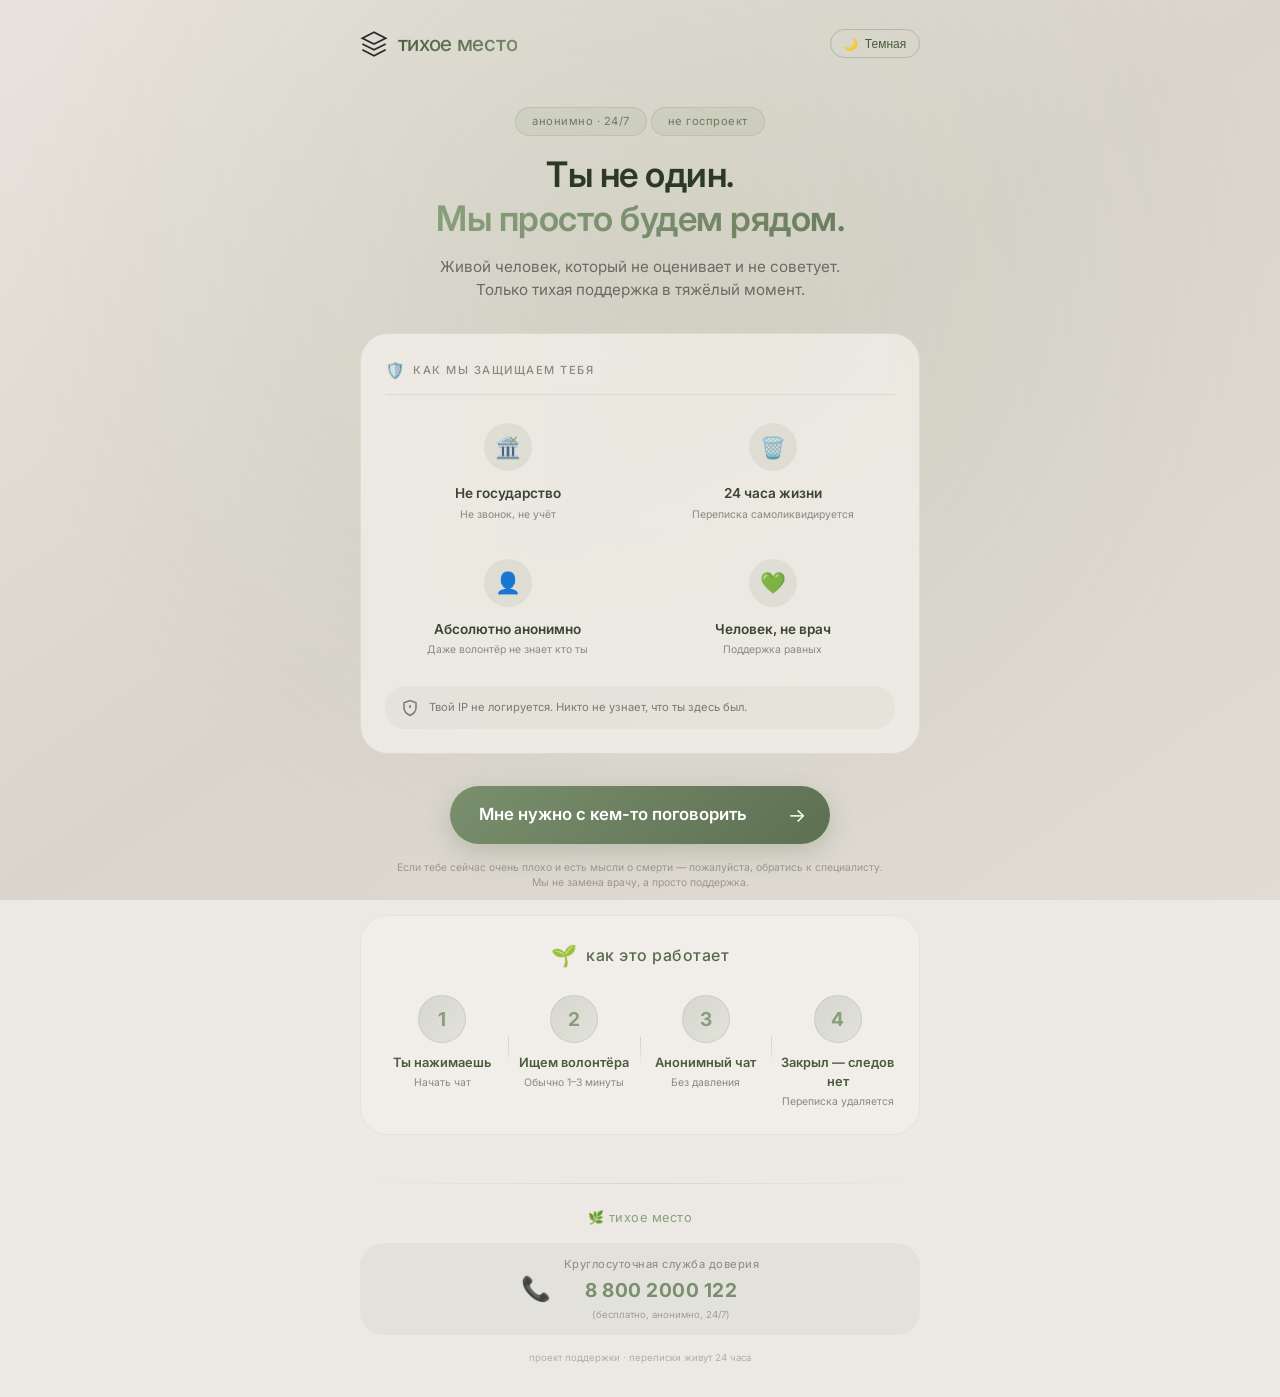
<file: index.html>
<!DOCTYPE html>
<html lang="ru">

<head>
  <meta charset="UTF-8">
  <meta name="viewport" content="width=device-width, initial-scale=1.0, viewport-fit=cover">
  <title>Тихое место — анонимная поддержка</title>
  <link rel="stylesheet" href="style.css">
  <link
    href="https://fonts.googleapis.com/css2?family=Inter:opsz,wght@14..32,300;14..32,400;14..32,500;14..32,600;14..32,700&display=swap"
    rel="stylesheet">
</head>

<body class="light-theme">
  <div class="app">
    <div class="bg-gradient"></div>
    <div class="bg-blur"></div>

    <header class="header animate-fade-down">
      <div class="logo">
        <div class="logo-icon">
          <svg width="28" height="28" viewBox="0 0 24 24" fill="none" stroke="currentColor" stroke-width="1.5">
            <path d="M12 2L2 7l10 5 10-5-10-5zM2 17l10 5 10-5M2 12l10 5 10-5" />
          </svg>
        </div>
        <span class="logo-text">тихое место</span>
      </div>
      <button id="themeToggle" class="theme-toggle">
        <span class="theme-icon">🌙</span>
        <span class="theme-text">Тёмная</span>
      </button>
    </header>

    <main class="main">
      <div class="hero animate-fade-up">
        <div class="hero-badge">
          <span>анонимно · 24/7</span>
        </div>
        <div class="hero-badge secondary-badge">
          <span>не госпроект</span>
        </div>
        <h1 class="hero-title">
          Ты не один.
          <br>
          <span class="hero-highlight">Мы просто будем рядом.</span>
        </h1>
        <p class="hero-description">
          Живой человек, который не оценивает и не советует.<br>
          Только тихая поддержка в тяжёлый момент.
        </p>
      </div>

      <div class="trust-card animate-scale-in">
        <div class="trust-header">
          <span class="trust-header-icon">🛡️</span>
          <span class="trust-header-title">как мы защищаем тебя</span>
        </div>
        <div class="trust-grid">
          <div class="trust-item">
            <div class="trust-icon-bg">
              <span>🏛️</span>
              <span class="cross">✕</span>
            </div>
            <div class="trust-text">Не государство</div>
            <div class="trust-sub">Не звонок, не учёт</div>
          </div>
          <div class="trust-item">
            <div class="trust-icon-bg">
              <span>🗑️</span>
            </div>
            <div class="trust-text">24 часа жизни</div>
            <div class="trust-sub">Переписка самоликвидируется</div>
          </div>
          <div class="trust-item">
            <div class="trust-icon-bg">
              <span>👤</span>
            </div>
            <div class="trust-text">Абсолютно анонимно</div>
            <div class="trust-sub">Даже волонтёр не знает кто ты</div>
          </div>
          <div class="trust-item">
            <div class="trust-icon-bg">
              <span>💚</span>
            </div>
            <div class="trust-text">Человек, не врач</div>
            <div class="trust-sub">Поддержка равных</div>
          </div>
        </div>
        <div class="trust-footer">
          <svg width="18" height="18" viewBox="0 0 24 24" fill="none" stroke="currentColor" stroke-width="2">
            <path d="M12 22s8-4 8-10V5l-8-3-8 3v7c0 6 8 10 8 10z" />
            <path d="M12 8v4M12 16h.01" />
          </svg>
          <span>Твой IP не логируется. Никто не узнает, что ты здесь был.</span>
        </div>
      </div>

      <div class="action animate-fade-up">
        <a href="chat.html" class="start-btn" id="startChatBtn">
          <span class="btn-text">Мне нужно с кем-то поговорить</span>
          <span class="btn-glow"></span>
          <span class="btn-arrow">→</span>
        </a>
        <p class="disclaimer">
          Если тебе сейчас очень плохо и есть мысли о смерти — пожалуйста, обратись к специалисту.
          <br>Мы не замена врачу, а просто поддержка.
        </p>
      </div>

      <div class="how-card animate-fade-up">
        <div class="how-header">
          <div class="how-icon">🌱</div>
          <h3 class="how-title">как это работает</h3>
        </div>
        <div class="steps">
          <div class="step">
            <div class="step-circle">
              <span>1</span>
              <div class="step-pulse"></div>
            </div>
            <div class="step-info">
              <div class="step-title">Ты нажимаешь</div>
              <div class="step-desc">Начать чат</div>
            </div>
          </div>
          <div class="step-line"></div>
          <div class="step">
            <div class="step-circle">
              <span>2</span>
              <div class="step-pulse"></div>
            </div>
            <div class="step-info">
              <div class="step-title">Ищем волонтёра</div>
              <div class="step-desc">Обычно 1–3 минуты</div>
            </div>
          </div>
          <div class="step-line"></div>
          <div class="step">
            <div class="step-circle">
              <span>3</span>
              <div class="step-pulse"></div>
            </div>
            <div class="step-info">
              <div class="step-title">Анонимный чат</div>
              <div class="step-desc">Без давления</div>
            </div>
          </div>
          <div class="step-line"></div>
          <div class="step">
            <div class="step-circle">
              <span>4</span>
              <div class="step-pulse"></div>
            </div>
            <div class="step-info">
              <div class="step-title">Закрыл — следов нет</div>
              <div class="step-desc">Переписка удаляется</div>
            </div>
          </div>
        </div>
      </div>
    </main>

    <footer class="footer animate-fade-up">
      <div class="footer-divider"></div>
      <div class="footer-content">
        <div class="footer-logo">🌿 тихое место</div>
        <div class="footer-hotline">
          <div class="hotline-icon">📞</div>
          <div class="hotline-text">
            <span class="hotline-label">Круглосуточная служба доверия</span>
            <a href="tel:88002000122" class="hotline-number">8 800 2000 122</a>
            <span class="hotline-note">(бесплатно, анонимно, 24/7)</span>
          </div>
        </div>
        <div class="footer-copyright">
          <span>проект поддержки · переписки живут 24 часа</span>
        </div>
      </div>
    </footer>
  </div>

  <script src="script.js"></script>
</body>

</html>
</file>
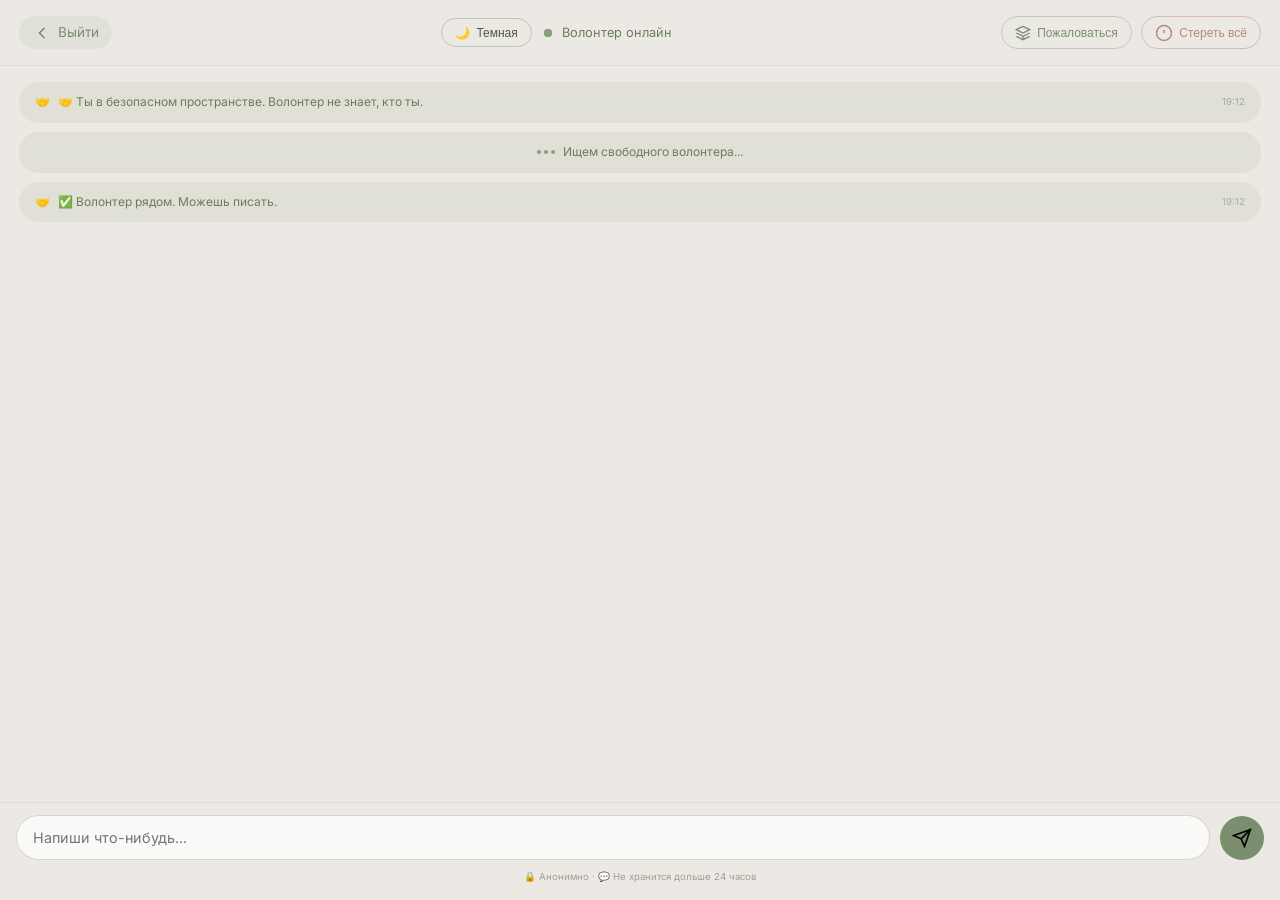
<file: chat.html>
<!DOCTYPE html>
<html lang="ru">

<head>
  <meta charset="UTF-8">
  <meta name="viewport" content="width=device-width, initial-scale=1.0, viewport-fit=cover">
  <title>Чат — Тихое место</title>
  <link rel="stylesheet" href="style.css">
  <link
    href="https://fonts.googleapis.com/css2?family=Inter:opsz,wght@14..32,300;14..32,400;14..32,500;14..32,600;14..32,700&display=swap"
    rel="stylesheet">
</head>

<body class="light-theme chat-page">
  <div class="chat-app">
    <div class="chat-bg-gradient"></div>
    <div class="chat-bg-blur"></div>

    <div class="chat-header">
      <a href="index.html" class="chat-back-btn">
        <svg width="20" height="20" viewBox="0 0 24 24" fill="none" stroke="currentColor" stroke-width="2">
          <polyline points="15 18 9 12 15 6"></polyline>
        </svg>
        <span>Выйти</span>
      </a>
      <div style="display: flex; align-items: center; gap: 0.8rem;">
        <button id="themeToggleChat" class="theme-toggle">
          <span class="theme-icon">🌙</span>
          <span class="theme-text">Тёмная</span>
        </button>
        <div class="chat-header-info">
          <div class="status-dot pulse"></div>
          <span class="chat-status-text" id="chatStatusText">Подключение...</span>
        </div>
      </div>
      <div style="display: flex; gap: 0.6rem;">
        <button id="complainBtn" class="chat-complain-header" title="Пожаловаться на волонтёра">
          <svg width="16" height="16" viewBox="0 0 24 24" fill="none" stroke="currentColor" stroke-width="2">
            <path d="M12 2L2 7l10 5 10-5-10-5zM2 17l10 5 10-5M2 12l10 5 10-5" />
            <line x1="12" y1="22" x2="12" y2="17" />
          </svg>
          <span>Пожаловаться</span>
        </button>
        <button id="panicBtn" class="chat-panic-header">
          <svg width="18" height="18" viewBox="0 0 24 24" fill="none" stroke="currentColor" stroke-width="2">
            <circle cx="12" cy="12" r="10"></circle>
            <line x1="12" y1="8" x2="12" y2="12"></line>
            <line x1="12" y1="16" x2="12.01" y2="16"></line>
          </svg>
          <span>Стереть всё</span>
        </button>
      </div>
    </div>

    <div id="chatMessages" class="chat-messages-page">
      <div class="message-system">
        <span class="msg-icon">🤝</span>
        <span>Ты в безопасном пространстве. Волонтёр не знает, кто ты.</span>
      </div>
      <div class="message-system" id="waitingMessage">
        <div class="typing-dots">
          <span></span><span></span><span></span>
        </div>
        <span>Ищем свободного волонтёра...</span>
      </div>
    </div>

    <div class="chat-input-page">
      <div class="input-container-page">
        <textarea id="chatInput" placeholder="Напиши что-нибудь..." rows="1" disabled></textarea>
        <button id="sendChatBtn" class="send-btn-page" disabled>
          <svg width="20" height="20" viewBox="0 0 24 24" fill="none" stroke="currentColor" stroke-width="2">
            <line x1="22" y1="2" x2="11" y2="13"></line>
            <polygon points="22 2 15 22 11 13 2 9 22 2"></polygon>
          </svg>
        </button>
      </div>
      <div class="chat-note">
        <span>🔒 Анонимно · 💬 Не хранится дольше 24 часов</span>
      </div>
    </div>
  </div>

  <div id="complainModal" class="modal-complain hidden">
    <div class="modal-complain-overlay"></div>
    <div class="modal-complain-container">
      <div class="modal-complain-header">
        <span>📢 Пожаловаться на волонтёра</span>
        <button id="closeComplainModal" class="close-complain-btn">✕</button>
      </div>
      <div class="modal-complain-body">
        <p class="complain-warning">Ваша жалоба анонимна. Мы рассмотрим её в течение 24 часов.</p>
        <div class="complain-reasons">
          <label class="complain-option">
            <input type="radio" name="complainReason" value="грубость">
            <span>Грубость или оскорбления</span>
          </label>
          <label class="complain-option">
            <input type="radio" name="complainReason" value="непрофессионализм">
            <span>Неподобающее поведение</span>
          </label>
          <label class="complain-option">
            <input type="radio" name="complainReason" value="запрос личных данных">
            <span>Запрашивает личные данные</span>
          </label>
          <label class="complain-option">
            <input type="radio" name="complainReason" value="другое">
            <span>Другое</span>
          </label>
        </div>
        <textarea id="complainDetails" placeholder="Опишите, что произошло (необязательно)..." rows="3"></textarea>
        <div class="modal-complain-buttons">
          <button id="cancelComplainBtn" class="complain-cancel-btn">Отмена</button>
          <button id="submitComplainBtn" class="complain-submit-btn">Отправить жалобу</button>
        </div>
      </div>
    </div>
  </div>

  <script src="chat.js"></script>

  <div id="exitModal" class="modal-exit hidden">
    <div class="modal-exit-overlay"></div>
    <div class="modal-exit-container">
      <div class="modal-exit-title">Выйти из чата?</div>
      <div class="modal-exit-text">Переписка будет удалена без возможности восстановления.</div>
      <div class="modal-exit-buttons">
        <button id="exitCancelBtn" class="exit-cancel-btn">Остаться</button>
        <button id="exitConfirmBtn" class="exit-confirm-btn">Выйти</button>
      </div>
    </div>
  </div>

</body>

</html>
</file>
<file: style.css>
* {
  margin: 0;
  padding: 0;
  box-sizing: border-box;
}

body {
  font-family: 'Inter', sans-serif;
  line-height: 1.5;
  -webkit-tap-highlight-color: transparent;
  transition: background-color 0.3s ease, color 0.3s ease;
}

/* ==================== ПЛАВНАЯ СМЕНА ТЕМЫ ==================== */
.bg-gradient,
.bg-blur,
.trust-card,
.how-card,
.start-btn,
.theme-toggle,
.trust-badge,
.hero-badge,
.footer-hotline,
.trust-footer,
.logo-text,
.hero-highlight,
.step-circle,
.step-line,
.footer-divider {
  transition: background-color 0.3s ease,
    border-color 0.3s ease,
    box-shadow 0.3s ease,
    color 0.3s ease;
}

/* ==================== АНИМАЦИИ НАВЕДЕНИЯ ==================== */
.trust-card,
.how-card {
  transition: transform 0.3s cubic-bezier(0.2, 0.9, 0.4, 1.1);
}

.trust-card:hover,
.how-card:hover {
  transform: translateY(-4px);
}

.step-circle {
  transition: transform 0.2s ease;
}

.step-circle:hover {
  transform: scale(1.05);
}

.theme-toggle,
.start-btn,
.chat-back-btn,
.chat-panic-header,
.chat-complain-header {
  transition: transform 0.2s ease, background-color 0.2s ease;
}

.theme-toggle:hover,
.start-btn:hover,
.chat-panic-header:hover,
.chat-complain-header:hover {
  transform: scale(1.02);
}

.start-btn:active {
  transform: scale(0.98);
}

/* ========== КАСТОМНЫЙ СКРОЛЛБАР ========== */
::-webkit-scrollbar {
  width: 6px;
}

::-webkit-scrollbar-track {
  background: transparent;
  border-radius: 10px;
}

::-webkit-scrollbar-thumb {
  background: rgba(122, 143, 110, 0.3);
  border-radius: 10px;
  transition: background 0.3s;
}

::-webkit-scrollbar-thumb:hover {
  background: rgba(122, 143, 110, 0.6);
  width: 8px;
}

body.dark-theme ::-webkit-scrollbar-thumb {
  background: rgba(93, 122, 173, 0.3);
}

body.dark-theme ::-webkit-scrollbar-thumb:hover {
  background: rgba(93, 122, 173, 0.6);
}

/* ========== АНИМИРОВАННЫЙ ФОН ========== */
@keyframes gradientMove {
  0% {
    background-position: 0% 50%;
  }

  50% {
    background-position: 100% 50%;
  }

  100% {
    background-position: 0% 50%;
  }
}

@keyframes starTwinkle {

  0%,
  100% {
    opacity: 0.3;
  }

  50% {
    opacity: 1;
  }
}

.bg-gradient,
.chat-bg-gradient {
  position: fixed;
  top: 0;
  left: 0;
  right: 0;
  bottom: 0;
  z-index: -2;
  background-size: 200% 200%;
  animation: gradientMove 15s ease infinite;
}

.bg-blur,
.chat-bg-blur {
  position: fixed;
  top: 0;
  left: 0;
  right: 0;
  bottom: 0;
  z-index: -1;
}

/* ========== СВЕТЛАЯ ТЕМА ========== */
body.light-theme {
  background: #ece9e4;
  color: #2c2a27;
}

body.light-theme .bg-gradient {
  background: linear-gradient(145deg, #e8e4dd, #d9d5cc, #e0dcd3);
}

body.light-theme .bg-blur {
  background: radial-gradient(circle at 50% 30%, rgba(148, 163, 118, 0.12) 0%, transparent 70%);
}

body.light-theme .logo-text {
  background: linear-gradient(135deg, #4a5b3e, #7a8f6e);
  -webkit-background-clip: text;
  background-clip: text;
  color: transparent;
}

body.light-theme .trust-badge {
  background: rgba(122, 143, 110, 0.12);
  border: 1px solid rgba(122, 143, 110, 0.25);
  color: #4a5b3e;
}

body.light-theme .badge-dot {
  background: #8aa07c;
}

body.light-theme .hero-title {
  color: #2c3a24;
}

body.light-theme .hero-description {
  color: #6b6a65;
}

body.light-theme .hero-highlight {
  background: linear-gradient(135deg, #8aa07c, #6a7d5e);
  -webkit-background-clip: text;
  background-clip: text;
  color: transparent;
}

body.light-theme .trust-card {
  background: rgba(245, 242, 237, 0.7);
  border: 1px solid rgba(122, 143, 110, 0.15);
}

body.light-theme .trust-header-title {
  color: #8a897e;
}

body.light-theme .trust-text {
  color: #3a4533;
}

body.light-theme .trust-sub {
  color: #8a897e;
}

body.light-theme .trust-footer {
  background: rgba(122, 143, 110, 0.08);
  color: #7a7a70;
}

body.light-theme .how-card {
  background: rgba(245, 242, 237, 0.5);
  border: 1px solid rgba(122, 143, 110, 0.1);
}

body.light-theme .how-title {
  color: #5a6a4e;
}

body.light-theme .step-title {
  color: #4a5b3e;
}

body.light-theme .step-desc {
  color: #8a897e;
}

body.light-theme .disclaimer {
  color: #9a988d;
}

body.light-theme .footer-logo {
  color: #8aa07c;
}

body.light-theme .hotline-label {
  color: #8a897e;
}

body.light-theme .hotline-number {
  color: #7a8f6e;
}

body.light-theme .hotline-note {
  color: #a09e93;
}

body.light-theme .footer-copyright {
  color: #b0ae9f;
}

body.light-theme .step-circle {
  background: linear-gradient(135deg, rgba(122, 143, 110, 0.15), rgba(122, 143, 110, 0.05));
  border: 1px solid rgba(122, 143, 110, 0.25);
  color: #8aa07c;
}

body.light-theme .step-pulse {
  background: rgba(122, 143, 110, 0.08);
}

body.light-theme .step-line {
  background: linear-gradient(to bottom, rgba(122, 143, 110, 0.3), transparent);
}

body.light-theme .footer-divider {
  background: linear-gradient(90deg, transparent, rgba(122, 143, 110, 0.2), transparent);
}

body.light-theme .footer-hotline {
  background: rgba(122, 143, 110, 0.08);
}

body.light-theme .chat-app {
  background: #ece9e4;
}

body.light-theme .chat-header {
  background: rgba(236, 233, 228, 0.95);
  border-bottom: 1px solid rgba(122, 143, 110, 0.15);
}

body.light-theme .chat-back-btn {
  color: #7a8f6e;
  background: rgba(122, 143, 110, 0.1);
}

body.light-theme .chat-header-info {
  color: #6a7d5e;
}

body.light-theme .chat-input-page {
  background: rgba(236, 233, 228, 0.95);
  border-top: 1px solid rgba(122, 143, 110, 0.15);
}

body.light-theme .input-container-page textarea {
  background: rgba(255, 255, 255, 0.7);
  border: 1px solid rgba(122, 143, 110, 0.3);
  color: #2c2a27;
}

body.light-theme .chat-note {
  color: #a09e93;
}

body.light-theme .message-system {
  background: rgba(122, 143, 110, 0.1);
  color: #6a7d5e;
}

body.light-theme .user-message {
  background: linear-gradient(135deg, #8aa07c, #6a7d5e);
}

body.light-theme .volunteer-message {
  background: rgba(122, 143, 110, 0.15);
  color: #3a4533;
}

body.light-theme .typing-dots span {
  background: #8aa07c;
}

body.light-theme .status-dot {
  background: #8aa07c;
}

body.light-theme .theme-toggle {
  border-color: rgba(122, 143, 110, 0.4);
  color: #4a5b3e;
}

body.light-theme .chat-complain-header {
  border: 1px solid rgba(122, 143, 110, 0.35);
  color: #7a8f6e;
}

body.light-theme .chat-panic-header {
  border: 1px solid rgba(156, 106, 106, 0.35);
  color: #b88878;
}

body.light-theme .send-btn-page {
  background: #7a8f6e;
}

body.light-theme .modal-complain-container {
  background: #f5f3ef;
  border: 1px solid rgba(122, 143, 110, 0.2);
}

body.light-theme .modal-exit-container {
  background: #f5f3ef;
  border: 1px solid rgba(122, 143, 110, 0.2);
}

/* ========== ТЕМНАЯ ТЕМА ========== */
body.dark-theme {
  background: #0f1117;
  color: #e8e9ee;
}

body.dark-theme .bg-gradient {
  background: radial-gradient(ellipse at 30% 40%, #1a1f2a, #0f1218, #1a1f2a);
}

body.dark-theme .bg-blur {
  background: radial-gradient(circle at 70% 20%, rgba(79, 120, 189, 0.1) 0%, transparent 60%);
  animation: starTwinkle 4s ease infinite;
}

body.dark-theme .logo-text {
  background: linear-gradient(135deg, #8aa0c0, #5d7aad);
  -webkit-background-clip: text;
  background-clip: text;
  color: transparent;
}

body.dark-theme .trust-badge {
  background: rgba(93, 122, 173, 0.12);
  border: 1px solid rgba(93, 122, 173, 0.25);
  color: #8aa0c0;
}

body.dark-theme .badge-dot {
  background: #5d7aad;
}

body.dark-theme .hero-title {
  color: #e8e9ee;
}

body.dark-theme .hero-description {
  color: #9ca3af;
}

body.dark-theme .hero-highlight {
  background: linear-gradient(135deg, #8aa0c0, #5d7aad);
  -webkit-background-clip: text;
  background-clip: text;
  color: transparent;
}

body.dark-theme .trust-card {
  background: rgba(20, 24, 34, 0.7);
  border: 1px solid rgba(255, 255, 255, 0.06);
}

body.dark-theme .trust-header-title {
  color: #9ca3af;
}

body.dark-theme .trust-text {
  color: #d1d5db;
}

body.dark-theme .trust-sub {
  color: #6b7280;
}

body.dark-theme .trust-footer {
  background: rgba(0, 0, 0, 0.3);
  color: #8b92a1;
}

body.dark-theme .how-card {
  background: rgba(20, 24, 34, 0.5);
  border: 1px solid rgba(255, 255, 255, 0.05);
}

body.dark-theme .how-title {
  color: #d1d5db;
}

body.dark-theme .step-title {
  color: #a8b2c9;
}

body.dark-theme .step-desc {
  color: #6b7280;
}

body.dark-theme .disclaimer {
  color: #5a5f6e;
}

body.dark-theme .footer-logo {
  color: #5d7aad;
}

body.dark-theme .hotline-label {
  color: #9ca3af;
}

body.dark-theme .hotline-number {
  color: #8aa0c0;
}

body.dark-theme .hotline-note {
  color: #5a5f6e;
}

body.dark-theme .footer-copyright {
  color: #4a4f5c;
}

body.dark-theme .step-circle {
  background: linear-gradient(135deg, rgba(93, 122, 173, 0.15), rgba(93, 122, 173, 0.05));
  border: 1px solid rgba(93, 122, 173, 0.25);
  color: #8aa0c0;
}

body.dark-theme .step-pulse {
  background: rgba(93, 122, 173, 0.08);
}

body.dark-theme .step-line {
  background: linear-gradient(to bottom, rgba(93, 122, 173, 0.3), transparent);
}

body.dark-theme .footer-divider {
  background: linear-gradient(90deg, transparent, rgba(255, 255, 255, 0.08), transparent);
}

body.dark-theme .footer-hotline {
  background: rgba(93, 122, 173, 0.08);
}

body.dark-theme .chat-app {
  background: #0f1117;
}

body.dark-theme .chat-header {
  background: rgba(16, 18, 24, 0.95);
  border-bottom: 1px solid rgba(255, 255, 255, 0.05);
}

body.dark-theme .chat-back-btn {
  color: #8aa0c0;
  background: rgba(79, 120, 189, 0.1);
}

body.dark-theme .chat-header-info {
  color: #a8b2c9;
}

body.dark-theme .chat-input-page {
  background: rgba(16, 18, 24, 0.95);
  border-top: 1px solid rgba(255, 255, 255, 0.05);
}

body.dark-theme .input-container-page textarea {
  background: rgba(0, 0, 0, 0.4);
  border: 1px solid rgba(79, 120, 189, 0.2);
  color: #e8e9ee;
}

body.dark-theme .chat-note {
  color: #5a5f6e;
}

body.dark-theme .message-system {
  background: rgba(255, 255, 255, 0.04);
  color: #a8b2c9;
}

body.dark-theme .user-message {
  background: linear-gradient(135deg, #5d7aad, #3a5a8c);
}

body.dark-theme .volunteer-message {
  background: rgba(255, 255, 255, 0.08);
  color: #e8e9ee;
}

body.dark-theme .typing-dots span {
  background: #8aa0c0;
}

body.dark-theme .status-dot {
  background: #5d7aad;
}

body.dark-theme .theme-toggle {
  border-color: rgba(93, 122, 173, 0.4);
  color: #8aa0c0;
}

body.dark-theme .chat-complain-header {
  border: 1px solid rgba(93, 122, 173, 0.4);
  color: #8aa0c0;
}

body.dark-theme .chat-panic-header {
  border: 1px solid rgba(184, 104, 104, 0.4);
  color: #c97a6a;
}

body.dark-theme .send-btn-page {
  background: #5d7aad;
}

body.dark-theme .modal-complain-container {
  background: #1a1d24;
  border: 1px solid rgba(93, 122, 173, 0.2);
}

body.dark-theme .modal-exit-container {
  background: #1a1d24;
  border: 1px solid rgba(93, 122, 173, 0.2);
}

/* ========== ОБЩИЕ СТИЛИ ========== */
.app {
  position: relative;
  max-width: 600px;
  margin: 0 auto;
  padding: 1rem 1.25rem 2rem;
  min-height: 100vh;
  z-index: 2;
}

/* АНИМАЦИИ */
@keyframes fadeDown {
  from {
    opacity: 0;
    transform: translateY(-20px);
  }

  to {
    opacity: 1;
    transform: translateY(0);
  }
}

@keyframes fadeUp {
  from {
    opacity: 0;
    transform: translateY(30px);
  }

  to {
    opacity: 1;
    transform: translateY(0);
  }
}

@keyframes scaleIn {
  from {
    opacity: 0;
    transform: scale(0.96);
  }

  to {
    opacity: 1;
    transform: scale(1);
  }
}

@keyframes pulse {

  0%,
  100% {
    opacity: 1;
    transform: scale(1);
  }

  50% {
    opacity: 0.5;
    transform: scale(1.15);
  }
}

@keyframes shimmer {
  0% {
    left: -100%;
  }

  100% {
    left: 100%;
  }
}

@keyframes messagePop {
  0% {
    opacity: 0;
    transform: scale(0.8) translateY(10px);
  }

  70% {
    transform: scale(1.02);
  }

  100% {
    opacity: 1;
    transform: scale(1) translateY(0);
  }
}

@keyframes wave {
  0% {
    transform: scale(1);
    opacity: 0.5;
  }

  100% {
    transform: scale(2);
    opacity: 0;
  }
}

.animate-fade-down {
  animation: fadeDown 0.5s ease-out;
}

.animate-fade-up {
  animation: fadeUp 0.5s ease-out;
}

.animate-scale-in {
  animation: scaleIn 0.4s ease-out;
}

/* ХЕДЕР */
.header {
  display: flex;
  justify-content: space-between;
  align-items: center;
  padding: 0.75rem 0 1.5rem;
  margin-bottom: 0.5rem;
}

.logo {
  display: flex;
  align-items: center;
  gap: 0.6rem;
  font-size: 1.3rem;
  font-weight: 500;
  letter-spacing: -0.3px;
}

.logo-icon {
  display: flex;
  align-items: center;
}

.trust-badge {
  backdrop-filter: blur(8px);
  padding: 0.4rem 1rem;
  border-radius: 40px;
  font-size: 0.75rem;
  font-weight: 500;
  display: flex;
  align-items: center;
  gap: 0.5rem;
}

/* ГЕРОЙ БЛОК */
.hero {
  text-align: center;
  margin: 1.5rem 0 2rem;
}

.hero-badge {
  display: inline-flex;
  backdrop-filter: blur(4px);
  padding: 0.3rem 1rem;
  border-radius: 40px;
  font-size: 0.7rem;
  letter-spacing: 0.5px;
  margin-bottom: 0.6rem;
}

.secondary-badge {
  margin-top: 0;
  margin-bottom: 1rem;
}

body.light-theme .hero-badge {
  background: rgba(122, 143, 110, 0.1);
  border: 0.5px solid rgba(122, 143, 110, 0.2);
  color: #6a7d5e;
}

body.dark-theme .hero-badge {
  background: rgba(93, 122, 173, 0.1);
  border: 0.5px solid rgba(93, 122, 173, 0.2);
  color: #8aa0c0;
}

.hero-title {
  font-size: 2.2rem;
  font-weight: 600;
  line-height: 1.25;
  margin-bottom: 1rem;
  letter-spacing: -0.5px;
}

.hero-description {
  font-size: 0.95rem;
  line-height: 1.5;
}

/* КАРТОЧКА ДОВЕРИЯ */
.trust-card {
  backdrop-filter: blur(12px);
  border-radius: 28px;
  padding: 1.5rem;
  margin-bottom: 2rem;
}

.trust-header {
  display: flex;
  align-items: center;
  gap: 0.5rem;
  margin-bottom: 1.25rem;
  padding-bottom: 0.75rem;
  border-bottom: 1px solid rgba(122, 143, 110, 0.15);
}

body.dark-theme .trust-header {
  border-bottom-color: rgba(255, 255, 255, 0.06);
}

.trust-header-icon {
  font-size: 1rem;
}

.trust-header-title {
  font-size: 0.7rem;
  text-transform: uppercase;
  letter-spacing: 1.5px;
  font-weight: 500;
}

.trust-grid {
  display: grid;
  grid-template-columns: repeat(2, 1fr);
  gap: 1.25rem;
  margin-bottom: 1.25rem;
}

.trust-item {
  text-align: center;
  padding: 0.5rem;
}

.trust-icon-bg {
  width: 48px;
  height: 48px;
  border-radius: 24px;
  display: flex;
  align-items: center;
  justify-content: center;
  margin: 0 auto 0.75rem;
  position: relative;
  font-size: 1.3rem;
}

body.light-theme .trust-icon-bg {
  background: rgba(122, 143, 110, 0.12);
}

body.dark-theme .trust-icon-bg {
  background: rgba(93, 122, 173, 0.12);
}

.cross {
  position: absolute;
  font-size: 0.8rem;
  margin-left: 0.8rem;
  margin-top: -0.8rem;
}

body.light-theme .cross {
  color: #8aa07c;
}

body.dark-theme .cross {
  color: #5d7aad;
}

.trust-text {
  font-weight: 600;
  font-size: 0.85rem;
  margin-bottom: 0.2rem;
}

.trust-sub {
  font-size: 0.65rem;
}

.trust-footer {
  border-radius: 20px;
  padding: 0.8rem 1rem;
  font-size: 0.7rem;
  display: flex;
  align-items: center;
  gap: 0.6rem;
}

/* КНОПКА СТАРТ */
.action {
  margin: 1.5rem 0 1.5rem;
  text-align: center;
}

.start-btn {
  display: inline-flex;
  align-items: center;
  justify-content: center;
  gap: 0.8rem;
  border: none;
  padding: 0;
  border-radius: 60px;
  cursor: pointer;
  position: relative;
  overflow: hidden;
  text-decoration: none;
}

body.light-theme .start-btn {
  background: linear-gradient(135deg, #7a8f6e, #5d7052);
  box-shadow: 0 8px 24px rgba(90, 108, 76, 0.25);
}

body.dark-theme .start-btn {
  background: linear-gradient(135deg, #5d7aad, #3a5a8c);
  box-shadow: 0 8px 24px rgba(61, 90, 140, 0.3);
}

.btn-text {
  display: inline-block;
  padding: 1rem 1.8rem;
  font-size: 1.05rem;
  font-weight: 600;
  color: white;
  background: transparent;
  position: relative;
  z-index: 2;
}

.btn-glow {
  position: absolute;
  top: 0;
  left: -100%;
  width: 100%;
  height: 100%;
  background: linear-gradient(90deg, transparent, rgba(255, 255, 255, 0.2), transparent);
  animation: shimmer 3s infinite;
}

.btn-arrow {
  font-size: 1.2rem;
  color: white;
  z-index: 2;
  margin-right: 1.5rem;
}

.disclaimer {
  font-size: 0.65rem;
  margin-top: 1rem;
  max-width: 90%;
  margin-left: auto;
  margin-right: auto;
}

/* КАК ЭТО РАБОТАЕТ */
.how-card {
  backdrop-filter: blur(8px);
  border-radius: 28px;
  padding: 1.5rem;
  margin: 1rem 0 1.5rem;
}

.how-header {
  display: flex;
  align-items: center;
  justify-content: center;
  gap: 0.6rem;
  margin-bottom: 1.5rem;
}

.how-icon {
  font-size: 1.3rem;
}

.how-title {
  font-size: 1rem;
  font-weight: 500;
  letter-spacing: 0.5px;
}

.steps {
  display: flex;
  flex-wrap: wrap;
  justify-content: space-between;
  gap: 0.5rem;
}

.step {
  flex: 1;
  min-width: 100px;
  text-align: center;
  display: flex;
  flex-direction: column;
  align-items: center;
  gap: 0.6rem;
}

.step-circle {
  width: 48px;
  height: 48px;
  border-radius: 50%;
  display: flex;
  align-items: center;
  justify-content: center;
  font-weight: 700;
  font-size: 1.2rem;
  position: relative;
}

.step-pulse {
  position: absolute;
  width: 100%;
  height: 100%;
  border-radius: 50%;
  animation: pulse 2s infinite;
}

.step-info {
  text-align: center;
}

.step-title {
  font-size: 0.8rem;
  font-weight: 600;
  margin-bottom: 0.2rem;
}

.step-desc {
  font-size: 0.65rem;
}

.step-line {
  width: 1px;
  height: 30px;
  align-self: center;
}

@media (max-width: 500px) {
  .step-line {
    display: none;
  }

  .step {
    min-width: 80px;
  }

  .hero-title {
    font-size: 1.8rem;
  }

  .btn-text {
    padding: 0.9rem 1.2rem;
    font-size: 0.95rem;
  }

  .btn-arrow {
    margin-right: 0.8rem;
  }

  .start-btn {
    gap: 0.3rem;
  }
}

/* ФУТЕР */
.footer {
  margin-top: 2rem;
  padding-top: 1rem;
}

.footer-divider {
  height: 1px;
  margin-bottom: 1.5rem;
}

.footer-content {
  text-align: center;
}

.footer-logo {
  font-size: 0.8rem;
  margin-bottom: 1rem;
  letter-spacing: 0.5px;
}

.footer-hotline {
  border-radius: 24px;
  padding: 0.8rem 1.2rem;
  display: flex;
  align-items: center;
  justify-content: center;
  gap: 0.8rem;
  margin-bottom: 1rem;
  flex-wrap: wrap;
}

.hotline-icon {
  font-size: 1.5rem;
}

.hotline-text {
  display: flex;
  flex-direction: column;
  gap: 0.2rem;
}

.hotline-label {
  font-size: 0.7rem;
  letter-spacing: 0.5px;
}

.hotline-number {
  font-size: 1.2rem;
  font-weight: 700;
  text-decoration: none;
  letter-spacing: 0.5px;
}

.hotline-note {
  font-size: 0.6rem;
}

.footer-copyright {
  font-size: 0.6rem;
}

/* ========== СТРАНИЦА ЧАТА ========== */
.chat-page {
  overflow: hidden;
  height: 100vh;
}

.chat-app {
  position: relative;
  height: 100vh;
  display: flex;
  flex-direction: column;
}

.chat-header {
  position: relative;
  z-index: 2;
  display: flex;
  justify-content: space-between;
  align-items: center;
  padding: 1rem 1.2rem;
  backdrop-filter: blur(20px);
  flex-wrap: wrap;
  gap: 0.5rem;
}

@media (max-width: 550px) {
  .chat-header {
    padding: 0.8rem 1rem;
    flex-wrap: wrap;
  }

  .chat-header>div:last-child {
    order: 3;
    width: 100%;
    justify-content: flex-end;
  }
}

.chat-back-btn {
  display: flex;
  align-items: center;
  gap: 0.4rem;
  text-decoration: none;
  font-size: 0.85rem;
  padding: 0.4rem 0.8rem;
  border-radius: 40px;
}

.chat-header-info {
  display: flex;
  align-items: center;
  gap: 0.6rem;
  font-size: 0.8rem;
}

/* ИНДИКАТОР С ВОЛНОЙ */
.status-dot {
  width: 8px;
  height: 8px;
  border-radius: 50%;
  position: relative;
}

.status-dot::after {
  content: '';
  position: absolute;
  width: 100%;
  height: 100%;
  border-radius: 50%;
  animation: wave 1.5s infinite;
  background: inherit;
}

/* КНОПКИ В ХЕДЕРЕ ЧАТА */
.chat-panic-header,
.chat-complain-header {
  display: flex;
  align-items: center;
  gap: 0.4rem;
  background: transparent;
  padding: 0.4rem 0.8rem;
  border-radius: 40px;
  font-size: 0.75rem;
  cursor: pointer;
}

/* ОБЛАСТЬ СООБЩЕНИЙ */
.chat-messages-page {
  position: relative;
  z-index: 2;
  flex: 1;
  overflow-y: auto;
  padding: 1rem 1.2rem;
  display: flex;
  flex-direction: column;
  gap: 0.6rem;
}

/* ПОЛЕ ВВОДА */
.chat-input-page {
  position: relative;
  z-index: 2;
  padding: 0.8rem 1rem 1rem;
  backdrop-filter: blur(20px);
}

.input-container-page {
  display: flex;
  gap: 0.6rem;
  align-items: flex-end;
}

.input-container-page textarea {
  flex: 1;
  border-radius: 28px;
  padding: 0.8rem 1rem;
  font-family: 'Inter', sans-serif;
  font-size: 0.9rem;
  resize: none;
  outline: none;
}

.send-btn-page {
  border: none;
  width: 44px;
  height: 44px;
  border-radius: 44px;
  display: flex;
  align-items: center;
  justify-content: center;
  cursor: pointer;
}

.send-btn-page:disabled {
  opacity: 0.4;
  cursor: not-allowed;
  transform: none;
}

.chat-note {
  text-align: center;
  font-size: 0.6rem;
  margin-top: 0.6rem;
}

/* ========== СООБЩЕНИЯ С ХВОСТИКАМИ ========== */
.message-system {
  padding: 0.7rem 1rem;
  border-radius: 20px;
  font-size: 0.75rem;
  text-align: center;
  display: flex;
  align-items: center;
  justify-content: center;
  gap: 0.5rem;
  flex-wrap: wrap;
  animation: messagePop 0.3s ease-out;
}

.message-system .msg-time {
  margin-left: auto;
  font-size: 0.6rem;
  opacity: 0.5;
}

.user-message {
  color: white;
  align-self: flex-end;
  padding: 0.7rem 1rem;
  border-radius: 22px 22px 5px 22px;
  max-width: 80%;
  word-wrap: break-word;
  font-size: 0.9rem;
  position: relative;
  animation: messagePop 0.3s ease-out;
}

.user-message::after {
  content: '';
  position: absolute;
  bottom: 0;
  right: -8px;
  width: 0;
  height: 0;
  border-style: solid;
  border-width: 0 0 12px 12px;
  border-color: transparent transparent transparent transparent;
}

body.light-theme .user-message::after {
  border-left-color: #6a7d5e;
  border-bottom-color: transparent;
}

body.dark-theme .user-message::after {
  border-left-color: #3a5a8c;
  border-bottom-color: transparent;
}

.user-message .message-time {
  font-size: 0.6rem;
  opacity: 0.7;
  margin-top: 4px;
  text-align: right;
  color: rgba(255, 255, 255, 0.8);
}

.volunteer-message {
  align-self: flex-start;
  padding: 0.7rem 1rem;
  border-radius: 22px 22px 22px 5px;
  max-width: 80%;
  word-wrap: break-word;
  font-size: 0.9rem;
  position: relative;
  animation: messagePop 0.3s ease-out;
}

.volunteer-message::before {
  content: '';
  position: absolute;
  bottom: 0;
  left: -8px;
  width: 0;
  height: 0;
  border-style: solid;
  border-width: 0 12px 12px 0;
  border-color: transparent transparent transparent transparent;
}

body.light-theme .volunteer-message::before {
  border-right-color: rgba(122, 143, 110, 0.15);
  border-bottom-color: transparent;
}

body.dark-theme .volunteer-message::before {
  border-right-color: rgba(255, 255, 255, 0.08);
  border-bottom-color: transparent;
}

.volunteer-message .message-time {
  font-size: 0.6rem;
  opacity: 0.5;
  margin-top: 4px;
  text-align: right;
}

/* ИНДИКАТОР ПЕЧАТАНИЯ */
.typing-dots {
  display: flex;
  gap: 3px;
}

.typing-dots span {
  width: 4px;
  height: 4px;
  border-radius: 50%;
  animation: pulse 1.4s infinite;
}

.typing-dots span:nth-child(2) {
  animation-delay: 0.2s;
}

.typing-dots span:nth-child(3) {
  animation-delay: 0.4s;
}

.typing-indicator {
  animation: pulseOpacity 1s infinite;
}

@keyframes pulseOpacity {

  0%,
  100% {
    opacity: 0.6;
  }

  50% {
    opacity: 1;
  }
}

.pulse {
  animation: pulse 1.5s infinite;
}

/* ========== КНОПКА ПЕРЕКЛЮЧЕНИЯ ТЕМЫ ========== */
.theme-toggle {
  background: transparent;
  border: 1px solid;
  border-radius: 40px;
  padding: 0.4rem 0.8rem;
  cursor: pointer;
  display: flex;
  align-items: center;
  gap: 0.4rem;
  font-size: 0.75rem;
}

/* ========== МОДАЛЬНЫЕ ОКНА ========== */
.modal-complain,
.modal-exit {
  position: fixed;
  top: 0;
  left: 0;
  width: 100%;
  height: 100%;
  z-index: 3000;
  display: flex;
  align-items: center;
  justify-content: center;
}

.modal-complain.hidden,
.modal-exit.hidden {
  display: none;
}

.modal-complain-overlay,
.modal-exit-overlay {
  position: absolute;
  top: 0;
  left: 0;
  width: 100%;
  height: 100%;
  background: rgba(0, 0, 0, 0.7);
  backdrop-filter: blur(8px);
}

.modal-complain-container,
.modal-exit-container {
  position: relative;
  width: 90%;
  max-width: 400px;
  border-radius: 28px;
  overflow: hidden;
  animation: scaleIn 0.3s ease-out;
  box-shadow: 0 20px 40px rgba(0, 0, 0, 0.4);
}

.modal-exit-container {
  max-width: 320px;
  text-align: center;
  padding: 1.5rem;
}

.modal-complain-header {
  display: flex;
  justify-content: space-between;
  align-items: center;
  padding: 1rem 1.2rem;
  border-bottom: 1px solid rgba(255, 255, 255, 0.1);
  font-weight: 600;
}

.close-complain-btn {
  background: none;
  border: none;
  font-size: 1.3rem;
  cursor: pointer;
}

.modal-complain-body {
  padding: 1.2rem;
}

.complain-warning {
  font-size: 0.75rem;
  margin-bottom: 1rem;
  padding: 0.5rem;
  border-radius: 12px;
  text-align: center;
}

.complain-reasons {
  display: flex;
  flex-direction: column;
  gap: 0.7rem;
  margin-bottom: 1.2rem;
}

.complain-option {
  display: flex;
  align-items: center;
  gap: 0.6rem;
  font-size: 0.85rem;
  cursor: pointer;
}

.complain-option input[type="radio"] {
  width: 16px;
  height: 16px;
  cursor: pointer;
}

#complainDetails {
  width: 100%;
  padding: 0.8rem;
  border-radius: 16px;
  font-family: 'Inter', sans-serif;
  font-size: 0.8rem;
  resize: vertical;
  outline: none;
  margin-bottom: 1.2rem;
}

.modal-complain-buttons,
.modal-exit-buttons {
  display: flex;
  gap: 0.8rem;
  justify-content: flex-end;
}

.modal-exit-buttons {
  justify-content: center;
  margin-top: 1rem;
}

.complain-cancel-btn,
.complain-submit-btn,
.exit-cancel-btn,
.exit-confirm-btn {
  padding: 0.6rem 1.2rem;
  border-radius: 40px;
  font-size: 0.8rem;
  font-weight: 500;
  cursor: pointer;
  border: none;
}

.complain-cancel-btn,
.exit-cancel-btn {
  background: transparent;
  border: 1px solid rgba(156, 106, 106, 0.4);
  color: #b88878;
}

.complain-submit-btn,
.exit-confirm-btn {
  background: #7a8f6e;
  color: white;
}

body.dark-theme .complain-submit-btn,
body.dark-theme .exit-confirm-btn {
  background: #5d7aad;
}

.modal-exit-title {
  font-size: 1.2rem;
  font-weight: 600;
  margin-bottom: 0.5rem;
}

.modal-exit-text {
  font-size: 0.85rem;
  margin-bottom: 0.5rem;
}
</file>
